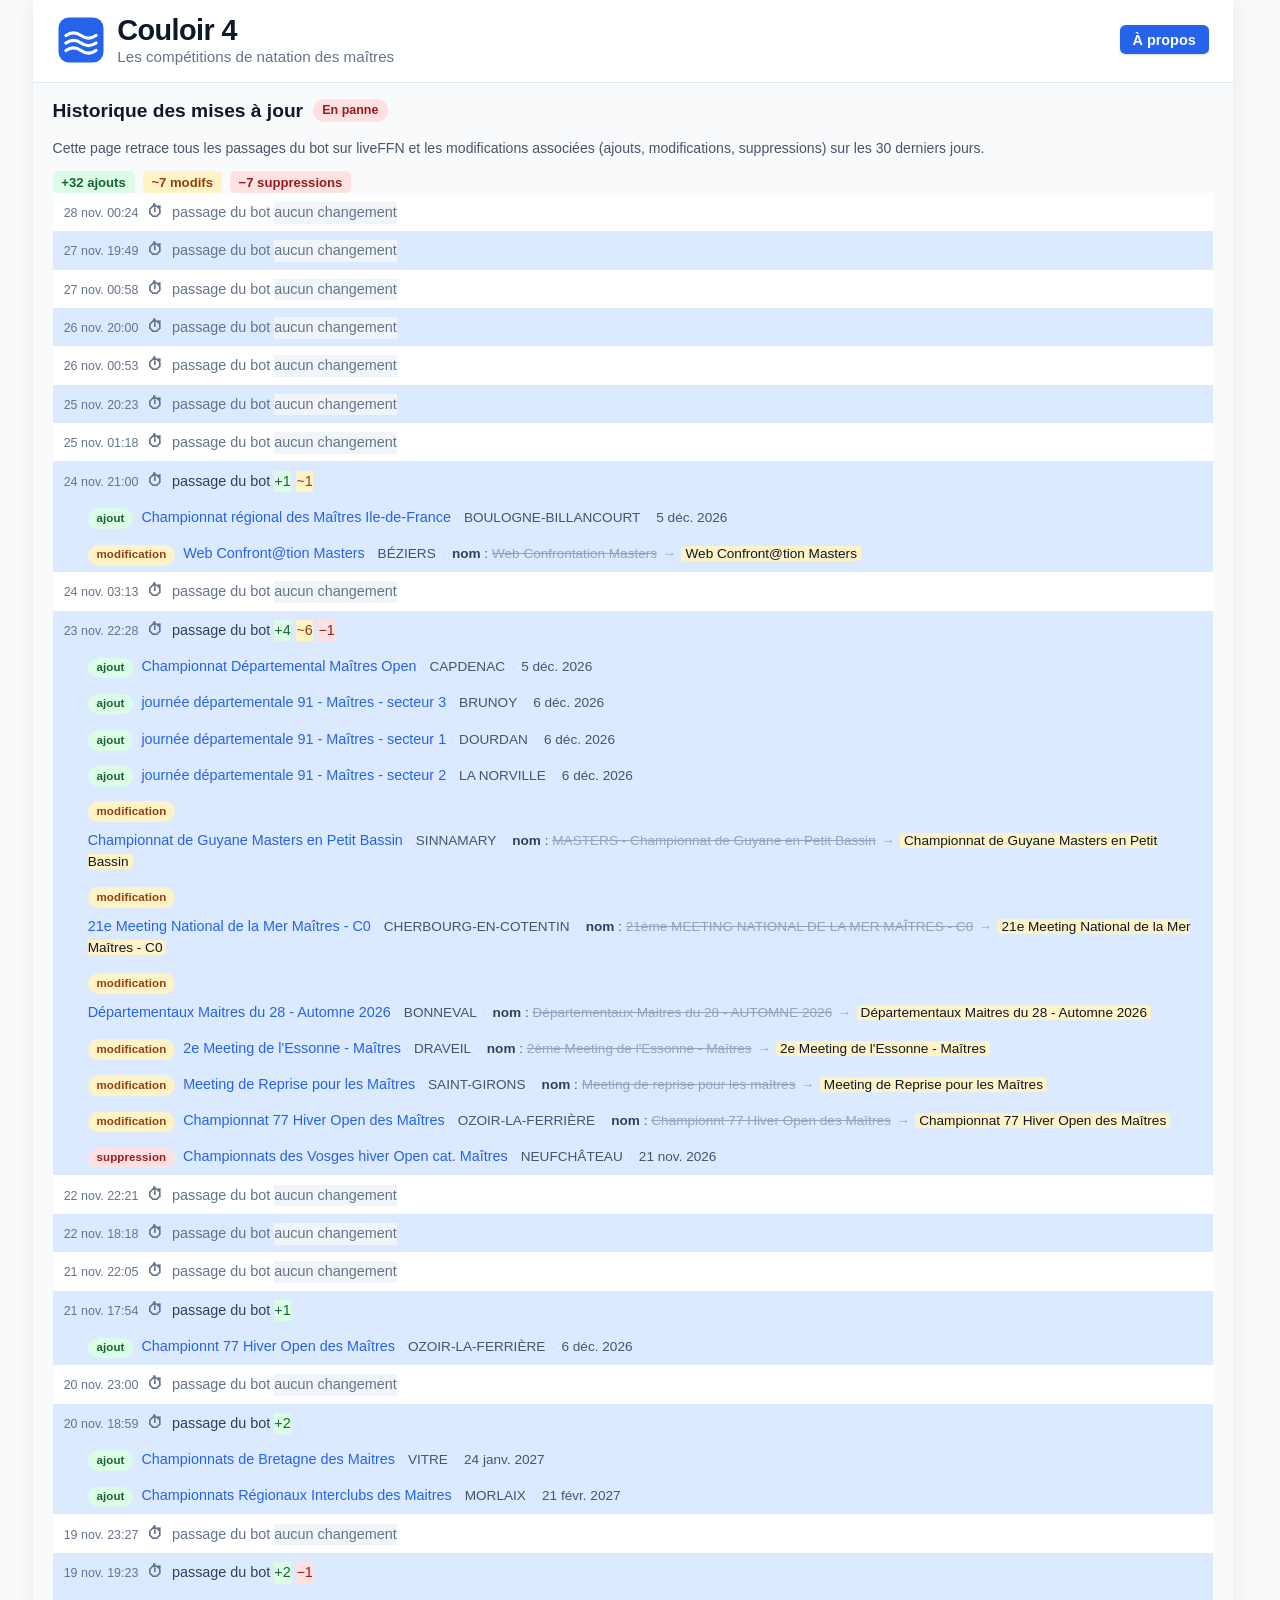
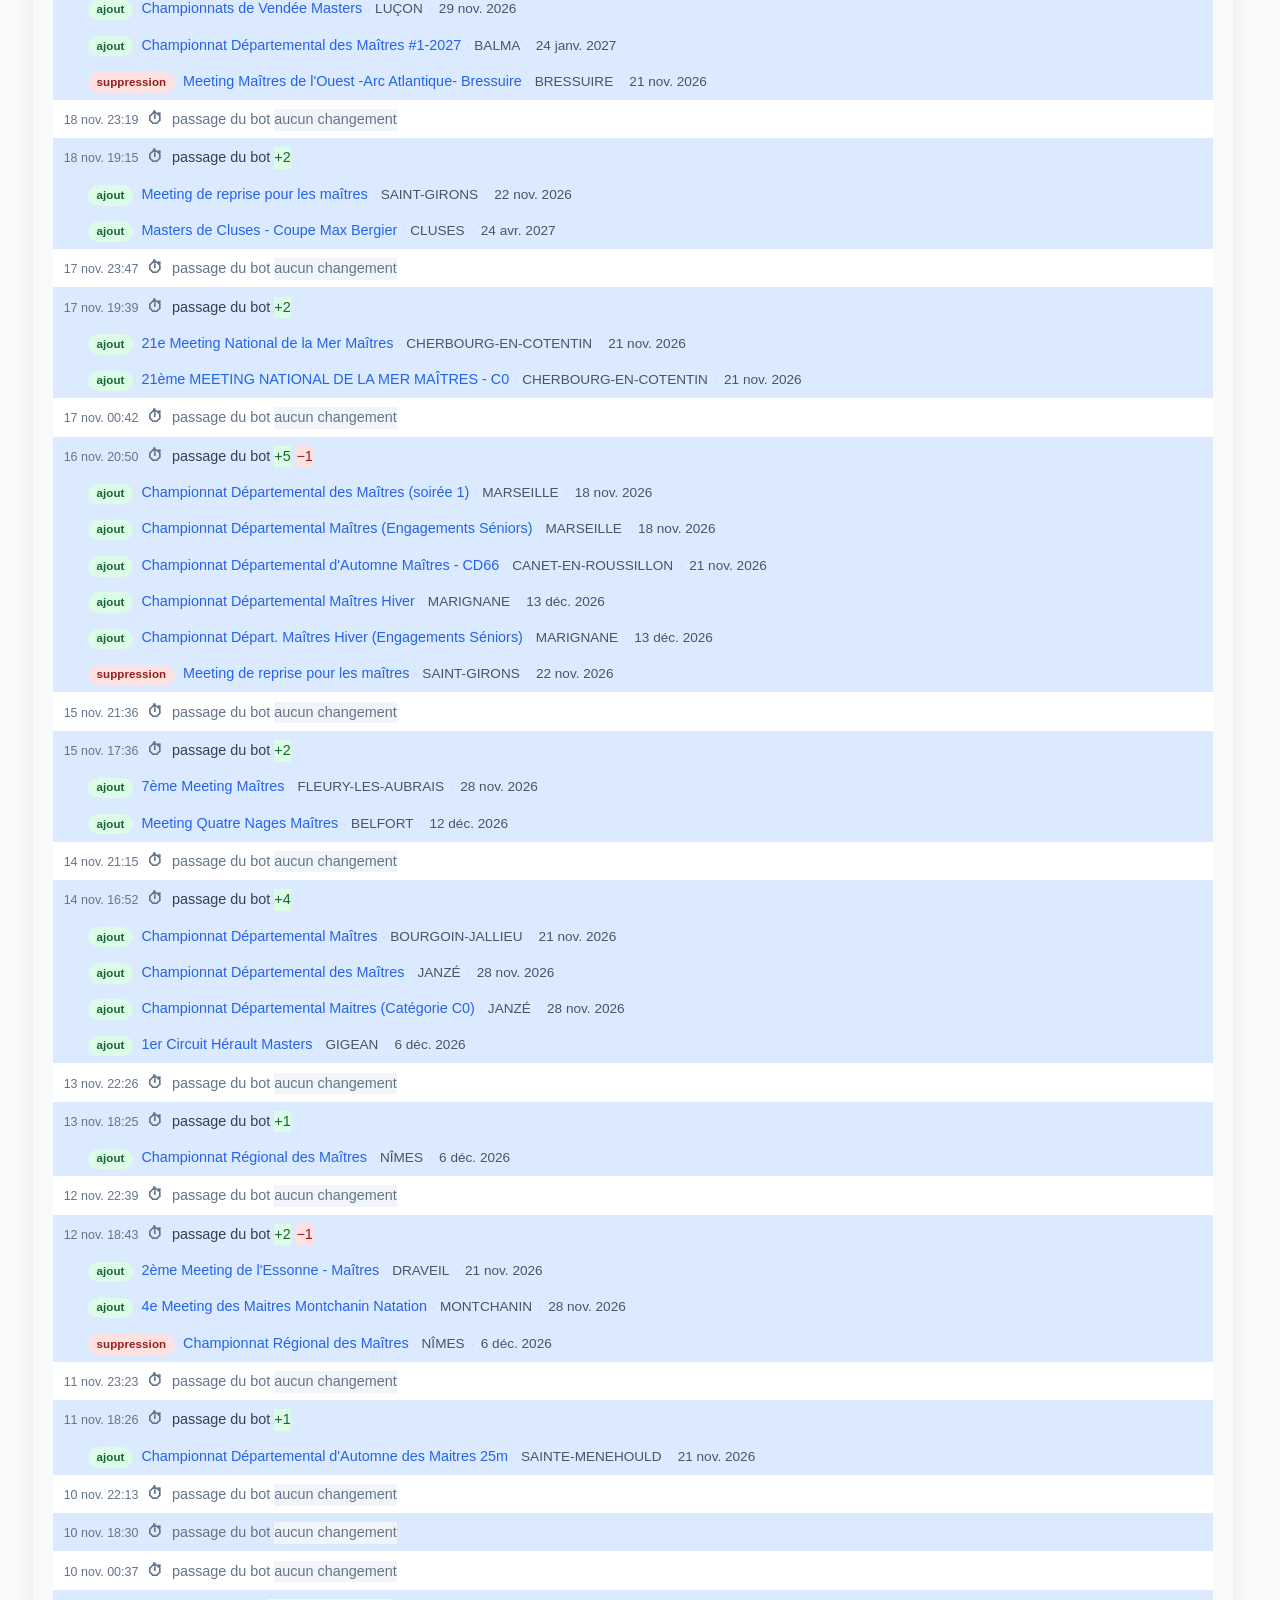
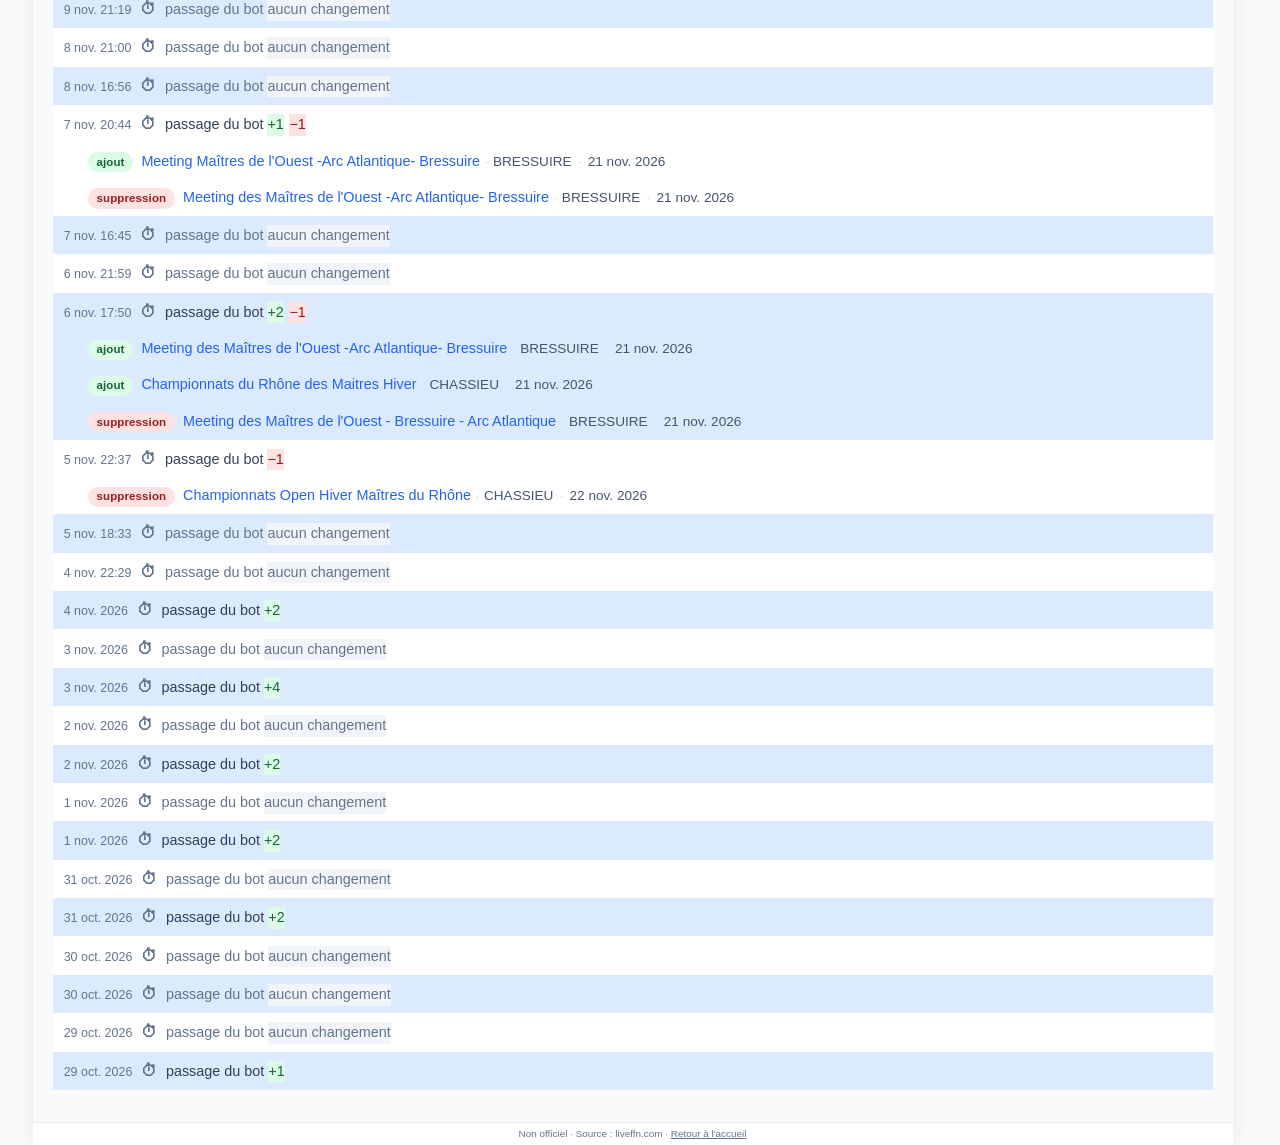
<file: statut.html>
<!DOCTYPE html>
<html lang="fr">
<head>
  <meta charset="UTF-8" />
  <meta name="viewport" content="width=device-width, initial-scale=1.0" />

  <meta http-equiv="Content-Security-Policy" content="default-src 'self'; script-src 'self' https://gc.zgo.at 'unsafe-inline'; style-src 'self' 'unsafe-inline'; img-src 'self' data:; connect-src 'self' https://couloir4.goatcounter.com; font-src 'self'; frame-ancestors 'none'; base-uri 'self'; form-action 'self'" />

  <title>Historique des mises à jour — Couloir 4</title>
  <meta name="description" content="Historique des mises à jour de Couloir 4 : compétitions ajoutées, modifiées et supprimées suite aux scrapings de liveFFN sur les 6 derniers mois." />
  <meta name="robots" content="index, follow" />
  <meta name="language" content="French" />
  <link rel="canonical" href="https://www.couloir4.fr/statut.html" />

  <link rel="icon" type="image/svg+xml" href="favicon.svg" />
  <link rel="apple-touch-icon" href="icons/apple-touch-icon.png" />
  <!-- Application installable (PWA) : manifeste + titre sous l'icône iOS -->
  <link rel="manifest" href="manifest.json" />
  <meta name="apple-mobile-web-app-title" content="Couloir 4" />

  <link rel="stylesheet" href="app.css" />
</head>
<body class="page-statut">
  <header>
    <div class="title-row">
      <a class="brand" href="./" aria-label="Couloir 4 — retour à l'accueil">
        <img src="favicon.svg" alt="" width="32" height="32" class="brand-logo" />
        <div class="brand-text">
          <h1>Couloir 4</h1>
          <p class="tagline">Les compétitions de natation des maîtres</p>
        </div>
      </a>
      <button type="button" id="infoBtn" class="info-btn" aria-label="À propos — informations sur les données" title="À propos">À propos</button>
    </div>
  </header>

  <div id="infoModal" class="modal" hidden aria-modal="true" role="dialog" aria-labelledby="modalTitle">
    <div class="modal-backdrop" id="modalBackdrop"></div>
    <div class="modal-content" role="document">
      <button type="button" class="modal-close" id="modalClose" aria-label="Fermer">✕</button>
      <h2 id="modalTitle" class="modal-title">À propos</h2>
      <p class="modal-p">
        <strong>Couloir 4</strong> recense les compétitions de natation maîtres en France sur une carte interactive. Les données proviennent de liveFFN.
      </p>
      <p class="modal-updated-line">Dernière mise à jour : <span id="modalUpdated">…</span>. <a href="statut.html" id="statusIcon" class="status-link"><svg viewBox="0 0 24 24" aria-hidden="true" fill="none" stroke="currentColor" stroke-width="2" stroke-linecap="round" stroke-linejoin="round"><circle cx="12" cy="12" r="9"/><polyline points="12,7 12,12 15,14"/></svg><span>Voir l'historique</span></a></p>
      <hr class="modal-sep">
      <p class="modal-author">Site développé par <strong>Benjamin Néel</strong></p>
      <div class="modal-socials">
        <a class="social-link social-instagram" href="https://www.instagram.com/benjamin.d.neel/" target="_blank" rel="noopener" aria-label="Instagram de Benjamin">
          <svg viewBox="0 0 24 24" aria-hidden="true"><rect x="2.5" y="2.5" width="19" height="19" rx="5.5" fill="none" stroke="currentColor" stroke-width="1.8"/><circle cx="12" cy="12" r="4.5" fill="none" stroke="currentColor" stroke-width="1.8"/><circle cx="17.5" cy="6.5" r="1.2" fill="currentColor"/></svg>
          <span>Instagram</span>
        </a>
        <a class="social-link social-linkedin" href="https://www.linkedin.com/in/benjaminneel/" target="_blank" rel="noopener" aria-label="LinkedIn de Benjamin">
          <svg viewBox="0 0 24 24" aria-hidden="true" fill="currentColor"><path d="M7 10.5h2.7v7.5H7v-7.5zm1.35-4.1a1.55 1.55 0 110 3.1 1.55 1.55 0 010-3.1zM11.3 10.5h2.6v1.05c.55-.9 1.55-1.25 2.55-1.25 2 0 2.85 1.15 2.85 3.35V18h-2.7v-3.9c0-1.05-.3-1.75-1.25-1.75s-1.35.75-1.35 1.75V18h-2.7v-7.5z"/></svg>
          <span>LinkedIn</span>
        </a>
      </div>
      <hr class="modal-sep">
      <p class="modal-p">
        Si une compétition n'apparaît pas sur <strong>Couloir 4</strong>, ce n'est pas un bug : c'est qu'elle n'est pas encore sur liveFFN.
      </p>
      <p class="modal-p">
        Si vous souhaitez faire apparaître une compétition sur <strong>Couloir 4</strong>, demandez à votre club de l'ajouter sur liveFFN et de mettre le mot « maîtres » dans le titre. Elle apparaîtra 24 h après sur <strong>Couloir 4</strong>.
      </p>
      <p class="modal-p">
        Si une compétition maîtres existe sur liveFFN mais pas sur <strong>Couloir 4</strong>, soit vous n'avez pas attendu 24 h, soit le mot « maîtres » ou « master » ne figure pas dans le titre sur liveFFN. Dans ce cas, envoyez-nous une demande via <a href="https://docs.google.com/forms/d/e/1FAIpQLSf6g021DXRIjD3V0xvkoZ9mtt02SCiwz91aicK6UGp37fEwQg/viewform" target="_blank" rel="noopener">ce formulaire</a>.
      </p>
      <hr class="modal-sep">
      <p class="modal-thanks">Merci à Thomas, Géraldine, Alexis, Geoffrey, Manue, Sophie, Amandine et Marie pour leurs idées et remarques.</p>
      <p class="modal-legal-link">
        <button type="button" class="legal-link-btn" id="openLegalBtn">Mentions légales</button>
      </p>
      <p class="modal-copyright">© 2026 Benjamin Néel · Publié sous licence MIT</p>
    </div>
  </div>

  <div id="legalModal" class="modal" hidden aria-modal="true" role="dialog" aria-labelledby="legalModalTitle">
    <div class="modal-backdrop" id="legalModalBackdrop"></div>
    <div class="modal-content" role="document">
      <button type="button" class="modal-close" id="legalModalClose" aria-label="Fermer">✕</button>
      <h2 id="legalModalTitle" class="modal-title">Mentions légales</h2>

      <p class="modal-p">
        <strong>Couloir 4</strong> est un service gratuit et libre d'accès, développé bénévolement pour la communauté des nageurs maîtres. Le code source est ouvert ; il est consultable et réutilisable sur <a href="https://github.com/bneel/master-map" target="_blank" rel="noopener">GitHub</a>.
      </p>

      <hr class="modal-sep">

      <h3 class="legal-h3">Éditeur</h3>
      <p class="modal-p">
        Benjamin Néel, à titre personnel et bénévole.<br>
        Contact via <a href="https://www.instagram.com/benjamin.d.neel/" target="_blank" rel="noopener">Instagram</a> ou <a href="https://www.linkedin.com/in/benjaminneel/" target="_blank" rel="noopener">LinkedIn</a>.
      </p>

      <h3 class="legal-h3">Hébergeur</h3>
      <p class="modal-p">
        GitHub, Inc. — 88 Colin P Kelly Jr St, San Francisco, CA 94107, USA.
      </p>

      <hr class="modal-sep">

      <h3 class="legal-h3">Données &amp; vie privée</h3>
      <p class="modal-p">
        Couloir 4 ne dépose <strong>aucun cookie</strong> et n'utilise <strong>aucun tracker publicitaire</strong>.
      </p>
      <p class="modal-p">
        <strong>Statistiques de fréquentation.</strong> Le site utilise GoatCounter (<code>couloir4.goatcounter.com</code>), un outil d'analyse sans cookie. Les données collectées sont anonymisées : page vue, référent, pays approximatif, type de navigateur. Aucune adresse IP ni identifiant personnel n'est conservé. Base légale : intérêt légitime (la CNIL exempte de consentement les outils de mesure d'audience non-traçants).
      </p>
      <p class="modal-p">
        <strong>Stockage local.</strong> Votre dernière position géographique, utilisée pour calculer les distances aux compétitions, est conservée uniquement dans votre navigateur via <code>localStorage</code> (clé <code>couloir4.userPos.v1</code>). Elle n'est jamais transmise à un serveur. Vous pouvez l'effacer à tout moment via les paramètres de votre navigateur.
      </p>
      <p class="modal-p">
        <strong>Vos droits.</strong> Aucune donnée personnelle n'étant collectée par l'éditeur, il n'y a pas de demande à formuler. Pour toute question, vous pouvez contacter l'éditeur via Instagram ou LinkedIn.
      </p>

      <hr class="modal-sep">

      <h3 class="legal-h3">Sources &amp; crédits</h3>
      <p class="modal-p">
        Les données de compétitions proviennent de <a href="https://liveffn.com" target="_blank" rel="noopener">liveFFN</a>, site de la Fédération Française de Natation. Couloir 4 est un projet <strong>indépendant et non-officiel</strong>, sans aucun lien avec la FFN.
      </p>
      <p class="modal-p">
        Cartographie : <a href="https://www.openstreetmap.org/copyright" target="_blank" rel="noopener">OpenStreetMap</a> (© contributeurs OSM), fond de carte <a href="https://carto.com/attributions" target="_blank" rel="noopener">CARTO</a>.
      </p>

      <hr class="modal-sep">

      <h3 class="legal-h3">Note aux administrateurs de liveFFN</h3>
      <p class="modal-p">
        Couloir 4 consulte liveFFN pour récupérer le calendrier des compétitions maîtres et les tailles de bassin. Le trafic est volontairement <strong>ultralight</strong> : 2 passages automatisés par jour (vers 11 h et 17 h, moins de 10 pages visitées à chaque passage).
      </p>
      <p class="modal-p">
        En cas de besoin, merci de me contacter via Instagram ou LinkedIn.
      </p>
    </div>
  </div>

  <main class="statut-main">
    <section class="statut-intro">
      <div class="statut-title-row">
        <h2 class="statut-title">Historique des mises à jour</h2>
        <span id="botStatus" class="bot-status" hidden></span>
      </div>
    </section>

    <div id="statutError" class="error" hidden></div>
    <div id="statutLoading" class="statut-loading">Chargement de l'historique…</div>

    <section class="statut-pane statut-pane-active">
      <p class="statut-pane-desc">Cette page retrace tous les passages du bot sur liveFFN et les modifications associées (ajouts, modifications, suppressions) sur les 30 derniers jours.</p>
      <div id="statutTotals" class="hist-totals" aria-label="Totaux"></div>
      <ol id="statutLines" class="hist-lines"></ol>
    </section>
  </main>

  <footer>
    Non officiel &middot; Source&nbsp;: liveffn.com &middot; <a href="./">Retour à l'accueil</a>
  </footer>

  <script src="statut.js"></script>
  <script data-goatcounter="https://couloir4.goatcounter.com/count"
          async src="//gc.zgo.at/count.js"></script>
</body>
</html>
</file>
<file: app.css>
* { box-sizing: border-box; }
html, body { margin: 0; padding: 0; height: 100%; }
/* Réserve la gouttière du scrollbar globalement (page principale + page
   Statut). La page principale n'affiche jamais de scrollbar (overflow:hidden),
   la page Statut en affiche une dès que le contenu dépasse — sans ce
   `scrollbar-gutter: stable`, la largeur effective diffère de ~17 px entre
   les deux, ce qui décale visuellement le bandeau. */
html { scrollbar-gutter: stable; }
body {
  font-family: -apple-system, BlinkMacSystemFont, "Segoe UI", sans-serif;
  background: #f8fafc;
  color: #0f172a;
  display: flex;
  flex-direction: column;
  /* Viewport exact, pas "au minimum" : pas de dépassement = pas de scroll body */
  height: 100%;
  height: 100dvh; /* mobile moderne : hauteur dynamique qui s'adapte à la barre d'adresse */
  overflow: hidden; /* interdit tout scroll global, le scroll vit dans les panes internes */
}

/* Header compact : titre en haut + 1 ligne de contrôles */
header {
  padding: 0.5rem 0.75rem;
  background: #fff;
  border-bottom: 1px solid #e2e8f0;
  flex-shrink: 0; /* pas de compression, hauteur naturelle */
}
.title-row {
  display: flex; align-items: center; gap: 0.6rem;
  margin-bottom: 0.45rem;
}
.brand {
  flex: 1; min-width: 0;
  display: flex; align-items: center; gap: 0.55rem;
  text-decoration: none; color: inherit;
}
.brand-logo {
  width: 2rem; height: 2rem; flex-shrink: 0;
  border-radius: 0.35rem;
}
.brand-text {
  flex: 1; min-width: 0;
  display: flex; flex-direction: column; gap: 0.05rem;
}
.title-row h1 {
  margin: 0; font-size: 1.15rem; font-weight: 800;
  line-height: 1.15;
  white-space: nowrap; overflow: hidden; text-overflow: ellipsis;
  color: #0f172a; letter-spacing: -0.01em;
}
.tagline {
  margin: 0; font-size: 0.72rem; color: #64748b; font-weight: 500;
  white-space: nowrap; overflow: hidden; text-overflow: ellipsis;
}

/* Bouton "À propos" dans le header
   Intentionnellement visible (emoji + texte) : c'était invisible en version "?". */
.info-btn {
  flex-shrink: 0;
  display: inline-flex; align-items: center; gap: 0.3rem;
  padding: 0.35rem 0.6rem;
  border: 0; border-radius: 0.35rem;
  background: #2563eb; color: #fff;
  font: inherit; font-weight: 600; font-size: 0.8rem;
  cursor: pointer; line-height: 1;
  box-shadow: 0 1px 2px rgba(0, 0, 0, 0.15);
  white-space: nowrap;
}
.info-btn:hover { background: #1d4ed8; }
.info-btn-icon { font-size: 0.95rem; line-height: 1; }

/* Modal "À propos" */
.modal[hidden] { display: none; }
.modal {
  position: fixed; inset: 0; z-index: 2000;
  display: flex; align-items: center; justify-content: center;
}
.modal-backdrop {
  position: absolute; inset: 0;
  background: rgba(15, 23, 42, 0.55);
}
.modal-content {
  position: relative;
  background: #fff; color: #0f172a;
  border-radius: 0.6rem;
  padding: 1.25rem 1.25rem 1rem;
  max-width: calc(100% - 2rem); width: 26rem;
  box-shadow: 0 10px 30px rgba(0, 0, 0, 0.25);
  max-height: calc(100vh - 2rem); overflow-y: auto;
}
.modal-close {
  position: absolute; top: 0.4rem; right: 0.5rem;
  width: 2rem; height: 2rem;
  border: 0; background: transparent;
  color: #64748b; font-size: 1.1rem; cursor: pointer;
  border-radius: 50%;
}
.modal-close:hover { background: #f1f5f9; color: #0f172a; }
.modal-title { margin: 0 1.5rem 0.5rem 0; font-size: 1.05rem; }
.modal-p {
  margin: 0 0 0.75rem;
  font-size: 0.9rem; line-height: 1.45;
  color: #334155;
}
.modal-p:first-of-type {
  font-size: 0.95rem; color: #0f172a;
}
.modal-p a { color: #2563eb; text-decoration: underline; }
.modal-updated-line {
  margin: 0.5rem 0 0;
  font-size: 0.8rem; line-height: 1.4;
  color: #64748b;
}
#modalUpdated { font-weight: 600; color: #16a34a; }
.modal-sep { border: 0; border-top: 1px solid #e2e8f0; margin: 0.75rem 0; }
/* Ligne "Site développé par …" + icônes réseaux */
.modal-author {
  margin: 0 0 0.5rem; font-size: 1rem; color: #0f172a;
}
.modal-author strong { color: #0f172a; }
.modal-socials { display: flex; gap: 0.8rem; flex-wrap: wrap; margin-top: 0.25rem; }
.social-link {
  display: inline-flex; align-items: center; gap: 0.5rem;
  padding: 0.6rem 0.9rem;
  border-radius: 0.5rem;
  text-decoration: none; font-weight: 600; font-size: 1rem;
  border: 1px solid transparent;
  transition: transform 0.1s ease;
}
.social-link:hover { transform: translateY(-1px); }
.social-link svg { width: 1.75rem; height: 1.75rem; flex-shrink: 0; }
.social-instagram {
  background: linear-gradient(45deg, #f9ce34, #ee2a7b, #6228d7);
  color: #fff;
}
.social-instagram:hover { filter: brightness(1.08); }
.social-linkedin {
  background: #0a66c2; color: #fff;
}
.social-linkedin:hover { background: #084c94; }

/* Bannière d'erreur de chargement (insérée dynamiquement en haut du body) */
.load-error-banner {
  background: #fee2e2; color: #991b1b;
  padding: 0.6rem 1rem;
  font-size: 0.85rem; font-weight: 600;
  text-align: center;
  border-bottom: 1px solid #fca5a5;
  flex-shrink: 0;
}

.modal-admin-note {
  margin: 0.9rem 0 0;
  font-size: 0.72rem;
  font-style: italic;
  color: #0f172a;
  line-height: 1.35;
}
.modal-copyright {
  margin: 1rem 0 0;
  padding-top: 0.75rem;
  border-top: 1px solid #e2e8f0;
  text-align: center;
  font-size: 0.7rem;
  color: #64748b;
}

.modal-thanks {
  margin: 0.6rem 0 0;
  font-size: 0.92rem;
  font-style: italic;
  color: #475569;
  text-align: center;
  line-height: 1.4;
}
.modal-legal-link {
  margin: 0.9rem 0 0;
  text-align: center;
}
.legal-link-btn {
  background: none; border: 0; padding: 0;
  color: #2563eb; text-decoration: underline;
  font: inherit; font-size: 0.8rem; cursor: pointer;
}
.legal-link-btn:hover { color: #1d4ed8; }

.legal-h3 {
  margin: 0.9rem 0 0.4rem;
  font-size: 0.9rem;
  color: #0f172a;
}
.legal-h3:first-of-type { margin-top: 0; }
#legalModal code {
  font-size: 0.78rem;
  background: #f1f5f9;
  padding: 0.05rem 0.3rem;
  border-radius: 0.2rem;
}

.controls-row {
  display: flex; align-items: center; gap: 0.4rem;
}

/* Ligne filtre bassin + bouton reload à droite */
.bassin-row {
  display: flex; align-items: center; gap: 0.35rem;
  margin-top: 0.45rem;
}
.bassin-filter {
  display: flex; align-items: center; gap: 0.35rem;
  flex: 1; min-width: 0; flex-wrap: wrap;
}
.bassin-pill {
  font: inherit; font-size: 0.8rem; font-weight: 600;
  padding: 0.25rem 0.65rem;
  border: 1px solid #cbd5e1; border-radius: 999px;
  background: #fff; color: #475569; cursor: pointer;
  line-height: 1.3;
}
.bassin-pill:hover { background: #f1f5f9; }
.bassin-pill.active {
  background: #2563eb; color: #fff; border-color: #2563eb;
}

/* Bouton reload (alignement à droite, aligné visuellement avec .pos-btn au-dessus) */
.reload-btn {
  flex-shrink: 0;
  width: 2rem; height: 2rem;
  border: 1px solid #cbd5e1; border-radius: 0.35rem;
  background: #fff; color: #0f172a;
  font: inherit; font-size: 1.1rem; font-weight: 700;
  cursor: pointer;
  display: inline-flex; align-items: center; justify-content: center;
  line-height: 1;
}
.reload-btn:hover { background: #f1f5f9; }
.controls-row .search { flex: 1; min-width: 0; }
.horizon-select {
  font: inherit; font-size: 0.8rem; font-weight: 600;
  padding: 0.35rem 0.5rem;
  border: 1px solid #cbd5e1; border-radius: 0.35rem;
  background: #fff; color: #0f172a; cursor: pointer;
  flex-shrink: 0; max-width: 38%;
}
.horizon-select:focus { outline: 2px solid #2563eb; outline-offset: 1px; }

/* Bouton "Ma position" (header) */
.pos-btn {
  flex-shrink: 0;
  display: inline-flex; align-items: center; gap: 0.3rem;
  padding: 0.35rem 0.55rem;
  font: inherit; font-size: 0.8rem; font-weight: 600;
  border: 1px solid #cbd5e1; border-radius: 0.35rem;
  background: #fff; color: #0f172a; cursor: pointer;
  line-height: 1;
}
.pos-btn:hover { background: #f1f5f9; }
.pos-btn-label { white-space: nowrap; }
/* Sur mobile étroit, on masque le texte pour économiser la place */
@media (max-width: 560px) {
  .pos-btn-label { display: none; }
  .pos-btn { padding: 0.4rem; }
}

/* Mobile/tablet : pinch + double-tap suffisent, on cache les boutons zoom
   Leaflet pour libérer le coin haut-gauche (sinon le prompt position chevauche). */
@media (max-width: 959px) {
  .leaflet-control-zoom { display: none; }
}


/* Recherche */
.search {
  font: inherit; font-size: 0.85rem;
  padding: 0.35rem 0.55rem;
  border: 1px solid #cbd5e1; border-radius: 0.35rem;
  background: #fff; color: #0f172a;
}
.search:focus { outline: 2px solid #2563eb; outline-offset: 1px; }

/* Tabs Carte/Liste — style "segmented control" plus affirmé */
.tabs {
  display: flex;
  gap: 0.4rem;
  padding: 0.35rem 0.75rem;
  background: #fff;
  border-bottom: 1px solid #e2e8f0;
  flex-shrink: 0;
}
.tab {
  flex: 1;
  padding: 0.4rem 0.75rem;
  border: 1px solid #cbd5e1;
  border-radius: 0.45rem;
  background: #f8fafc;
  color: #475569;
  font: inherit; font-size: 0.95rem; font-weight: 600;
  cursor: pointer;
  display: inline-flex; align-items: center; justify-content: center; gap: 0.5rem;
  transition: background 0.15s ease, color 0.15s ease, border-color 0.15s ease, box-shadow 0.15s ease;
}
.tab:hover { background: #e2e8f0; }
.tab.active {
  background: #2563eb;
  color: #fff;
  border-color: #2563eb;
  box-shadow: 0 2px 6px rgba(37, 99, 235, 0.28);
}
.tab-icon { width: 1.1rem; height: 1.1rem; flex-shrink: 0; }

/* Pastille ronde bleue réutilisée pour afficher un compteur (tabs + toolbar liste) */
.count-pill {
  flex: 0 0 auto;
  min-width: 2.1rem; height: 2.1rem;
  padding: 0 0.5rem;
  border-radius: 999px;
  background: #2563eb; color: #fff;
  font-size: 0.85rem; font-weight: 700; line-height: 1;
  display: inline-flex; align-items: center; justify-content: center;
}
.count-pill:empty { display: none; }

/* Layout
   Mobile : le pane actif remplit toute la hauteur restante de <main>
   via flex:1. On évite les hauteurs fixes (60vh/40vh) qui tronquaient
   la liste en-dessous de 40 % du viewport. */
main { flex: 1; display: flex; position: relative; min-height: 0; }
.pane { display: none; flex: 1; min-height: 0; overflow: hidden; position: relative; }
.pane.active { display: flex; flex-direction: column; }
#map { flex: 1; width: 100%; min-height: 0; }

/* Légende carte */
.legend {
  position: absolute; bottom: 0.5rem; left: 0.5rem; z-index: 500;
  background: rgba(255, 255, 255, 0.92);
  border: 1px solid #e2e8f0; border-radius: 0.4rem;
  padding: 0.4rem 0.5rem;
  display: flex; flex-wrap: wrap; gap: 0.25rem 0.6rem;
  font-size: 0.7rem; color: #334155;
  box-shadow: 0 1px 4px rgba(0, 0, 0, 0.08);
  max-width: calc(100% - 1rem);
}
.legend-item { display: inline-flex; align-items: center; gap: 0.25rem; }
.legend .badge {
  width: 1.1rem; height: 1.1rem; font-size: 0.65rem;
}
.legend[hidden] { display: none; }
.legend-close {
  border: 0; background: transparent;
  color: #64748b; font-size: 0.85rem; line-height: 1;
  padding: 0 0.15rem; margin-left: 0.2rem;
  cursor: pointer; border-radius: 0.2rem;
}
.legend-close:hover { background: #f1f5f9; color: #0f172a; }

/* Liste */
.list-toolbar {
  display: flex; align-items: center; justify-content: space-between;
  flex-direction: row-reverse;
  padding: 0.5rem 1rem; background: #fff;
  border-bottom: 1px solid #e2e8f0;
  flex-shrink: 0;
}
.list-count {
  display: inline-flex; align-items: center; gap: 0.4rem;
  font-size: 0.75rem; color: #64748b;
}
.list-count-text { color: #2563eb; font-weight: 600; }
.sort-group { display: inline-flex; border: 1px solid #cbd5e1; border-radius: 0.35rem; overflow: hidden; }
.sort-btn {
  font: inherit; font-size: 0.8rem; font-weight: 500;
  padding: 0.35rem 0.7rem; border: 0; background: #fff; color: #475569; cursor: pointer;
  border-right: 1px solid #cbd5e1;
}
.sort-btn:last-child { border-right: 0; }
.sort-btn:hover { background: #f1f5f9; }
.sort-btn.active { background: #2563eb; color: #fff; font-weight: 600; }

#list {
  list-style: none; margin: 0; padding: 0;
  flex: 1; min-height: 0; overflow-y: auto;
  -webkit-overflow-scrolling: touch;
}
#list li {
  display: flex; gap: 0.6rem; padding: 0.7rem 1rem;
  border-bottom: 1px solid #e2e8f0; cursor: pointer; background: #fff;
}
#list li:hover, #list li:active { background: #f1f5f9; }
#list li.past { opacity: 0.55; }
#list li.past .name { text-decoration: line-through; text-decoration-color: #94a3b8; }
#list .info { flex: 1; min-width: 0; }
#list .name { font-weight: 600; font-size: 0.95rem; margin: 0 0 0.15rem; }
#list .meta {
  font-size: 0.8rem; color: #475569; margin: 0;
  display: flex; flex-wrap: wrap; align-items: center; gap: 0.35rem;
}
#list .meta-text { min-width: 0; }

/* Pin rouge + distance (même emoji que le marqueur "Ma position") */
.distance-pin {
  display: inline-flex; align-items: center; gap: 0.15rem;
  font-weight: 600; color: #334155;
  white-space: nowrap;
}
.distance-pin-ico { font-size: 0.95rem; line-height: 1; }

/* La pastille bassin, réutilisée du popup, reste visuellement homogène
   entre la carte et la liste. */
#list .bassin-tag { font-size: 0.68rem; }

/* Items "Habituelles" (compétitions récurrentes prédites, pas encore sur liveffn).
   Fond orange pâle pour différencier visuellement, curseur par défaut (pas
   de clic actif puisque pas d'ID liveffn vers où aller). */
#list li.habituelle-item {
  background: #fff7ed; border-left: 3px solid #f97316;
  cursor: default;
}
#list li.habituelle-item:hover, #list li.habituelle-item:active {
  background: #fed7aa;
}
.habituelle-lieu-tbd {
  font-style: italic; color: #9a3412;
}
.habituelle-note {
  font-size: 0.72rem; color: #9a3412; margin: 0.3rem 0 0;
  font-style: italic;
}
.habituelle-recent {
  font-size: 0.72rem; color: #475569; margin: 0.25rem 0 0;
}

/* Mode "Habituelles" : carte affichée (ville-centrées + centroïdes pour
   tournantes R/D, CF en Lapinland). Filtre bassin et tri date/distance
   conservés. */

/* En-tête explicatif au-dessus de chaque liste — texte centré, neutre.
   Sert pour À venir / Passées / Saison / Habituelles. */
.list-info-header {
  text-align: center;
  padding: 0.7rem 1rem;
  font-size: 0.78rem; color: #475569;
  border-bottom: 1px solid #e2e8f0;
  background: #f8fafc;
}
.list-info-header strong { color: #0f172a; }
/* Variante orange pour le mode Habituelles */
.list-info-header.habituelles-variant {
  background: #fff7ed; color: #9a3412;
  border-left: 3px solid #f97316;
}
.list-info-header.habituelles-variant strong { color: #7c2d12; }

/* Marqueur orange pour les "habituelles" sur la carte */
.marker-pill.marker-habituelle {
  background: #f97316; border-color: #fff;
  color: #fff;
}

/* Badges de niveau
   Hiérarchie visuelle :
   - F (Championnat de France maîtres) : rouge vif, le plus fort
   - I (International) : bordeaux, distinct du rouge CdF
   - N, Z, R, D : orange, jaune, bleu, gris */
.badge {
  display: inline-flex; align-items: center; justify-content: center;
  width: 1.7rem; height: 1.7rem; border-radius: 50%;
  color: #fff; font-weight: 700; font-size: 0.8rem; flex-shrink: 0;
}
.badge-F { background: #7c3aed; }
.badge-I { background: #7C2D12; }
.badge-N { background: #EA580C; }
.badge-Z { background: #CA8A04; }
.badge-R { background: #2563EB; }
.badge-D { background: #64748B; }

/* Marqueurs (divIcon) */
.marker-wrapper { background: transparent; border: 0; }
.marker-pill {
  border-radius: 50%;
  border-style: solid; border-color: #fff;
  display: flex; align-items: center; justify-content: center;
  color: #fff; font-weight: 700; font-size: 0.8rem;
  box-shadow: 0 1px 3px rgba(0, 0, 0, 0.25);
  box-sizing: border-box;
}
.marker-pill.past { opacity: 0.5; }

/* Marqueur de position utilisateur (emoji) — cliquable pour redéfinir */
.marker-user {
  font-size: 1.6rem; line-height: 1;
  text-shadow: 0 1px 2px rgba(0, 0, 0, 0.4);
}
.marker-user.clickable { cursor: pointer; }

/* Tooltip permanent "Ma position" à côté du marqueur (cliquable aussi) */
.leaflet-tooltip.user-tooltip {
  background: #0f172a; color: #fff;
  border: 0; border-radius: 0.3rem;
  padding: 0.2rem 0.5rem;
  font-size: 0.75rem; font-weight: 600;
  box-shadow: 0 1px 3px rgba(0, 0, 0, 0.3);
  cursor: pointer;
}
.leaflet-tooltip.user-tooltip::before { display: none; }

/* Prompt de localisation (par-dessus la carte) */
.location-prompt {
  position: absolute; top: 0.75rem; left: 50%;
  transform: translateX(-50%);
  z-index: 550;
  background: #fff; border: 1px solid #e2e8f0;
  border-radius: 0.5rem; padding: 0.75rem 1rem;
  box-shadow: 0 4px 12px rgba(0, 0, 0, 0.15);
  max-width: calc(100% - 1.5rem); width: 22rem;
}
.location-prompt p { margin: 0 0 0.6rem; font-size: 0.85rem; color: #0f172a; }
.location-prompt-actions {
  display: flex; flex-direction: column;
  gap: 0.4rem; align-items: center;
}
.btn-primary, .btn-secondary, .btn-link {
  font: inherit; font-size: 0.8rem; font-weight: 600;
  padding: 0.4rem 0.7rem; border-radius: 0.35rem; cursor: pointer;
  border: 1px solid transparent;
}
.btn-primary { background: #2563eb; color: #fff; }
.btn-primary:hover { background: #1d4ed8; }
.btn-secondary {
  background: #fff; color: #0f172a; border-color: #cbd5e1;
}
.btn-secondary:hover { background: #f1f5f9; }
.btn-link {
  background: transparent; color: #64748b; border-color: transparent;
  text-decoration: underline;
}
.btn-link:hover { color: #0f172a; }

/* Mode sélection de position : overlay + curseur crosshair */
#map.picking { cursor: crosshair; }
.map-pick-overlay {
  position: absolute; bottom: 0.5rem; left: 50%;
  transform: translateX(-50%);
  z-index: 500;
  background: #0f172a; color: #fff;
  padding: 0.45rem 0.8rem;
  border-radius: 0.35rem;
  font-size: 0.85rem; font-weight: 600;
  box-shadow: 0 2px 6px rgba(0, 0, 0, 0.3);
  pointer-events: none;
}

/* Popup multi-compétitions */
.popup-group { min-width: 220px; max-width: 300px; }
.popup-head {
  display: flex; align-items: center; justify-content: space-between;
  gap: 0.5rem; flex-wrap: wrap;
  padding-bottom: 0.35rem; margin-bottom: 0.4rem;
  border-bottom: 1px solid #e2e8f0;
}
.popup-head-main {
  display: inline-flex; align-items: center; gap: 0.4rem; flex-wrap: wrap;
}
.popup-head strong { font-size: 0.95rem; color: #0f172a; }
.count-badge {
  display: inline-block;
  padding: 0.05rem 0.35rem;
  background: #e2e8f0; color: #475569;
  border-radius: 0.25rem;
  font-size: 0.7rem; font-weight: 600;
}
.popup-item {
  padding: 0.35rem 0;
  border-bottom: 1px dashed #e2e8f0;
}
.popup-item:last-child { border-bottom: 0; }
.popup-item .item-tags {
  margin-bottom: 0.2rem; display: flex; gap: 0.3rem; flex-wrap: wrap;
}
.popup-item .item-title {
  font-weight: 600; font-size: 0.85rem; margin-bottom: 0.15rem;
  color: #0f172a;
}
.popup-item .item-meta {
  font-size: 0.75rem; color: #475569; margin-bottom: 0.25rem;
}
.popup-item .item-link {
  display: inline-block; color: #2563eb; text-decoration: none;
  font-size: 0.8rem;
}
.popup-item .item-link:hover { text-decoration: underline; }

/* Badges dans la popup */
.champ-france, .past-tag, .bassin-tag {
  display: inline-flex;
  align-items: center; justify-content: center;
  padding: 0.2rem 0.45rem;
  font-size: 0.65rem; font-weight: 700;
  color: #fff; border-radius: 0.25rem;
  line-height: 1;
  letter-spacing: 0.03em;
  text-indent: 0.03em; /* compense le letter-spacing final pour centrer visuellement */
}
.champ-france { background: #7c3aed; }
.past-tag     { background: #94a3b8; }
.bassin-tag   { background: #0ea5e9; }

/* États */
.error {
  padding: 1.5rem 1rem; text-align: center; color: #b91c1c;
  font-size: 0.9rem;
}
#list li.empty, #list li.search-hint {
  display: block;
  padding: 1.5rem 1rem; text-align: center; color: #475569; font-size: 0.9rem;
  cursor: default; background: #fff;
}
#list li.empty:hover, #list li.search-hint:hover { background: #fff; }
#list li.search-hint { border-top: 2px dashed #e2e8f0; }
.empty-msg-1 { margin: 0 0 0.75rem; }
.empty-msg-2 { margin: 0 0 1rem; font-weight: 700; font-size: 1.02rem; color: #0f172a; }
.empty-info-btn { margin: 0 auto; display: inline-block; }

/* Footer compact — tient sur 1 ligne jusque ~320px */
footer {
  padding: 0.35rem 0.6rem;
  font-size: 0.62rem;
  color: #64748b;
  text-align: center;
  background: #fff;
  border-top: 1px solid #e2e8f0;
  flex-shrink: 0;
  white-space: nowrap;
  overflow: hidden;
  text-overflow: ellipsis;
}

/* Desktop : les deux panes côte-à-côte + titre plus généreux */
@media (min-width: 960px) {
  .tabs { display: none; }
  main { flex-direction: row; }
  .pane { display: flex !important; flex-direction: column; }
  .pane-map { flex: 0 0 60%; }
  .pane-list { flex: 0 0 40%; }

  header { padding: 0.9rem 1.5rem 0.6rem; }
  .title-row h1 { font-size: 1.8rem; letter-spacing: -0.02em; }
  .tagline { font-size: 0.95rem; }
  .info-btn { font-size: 0.9rem; padding: 0.45rem 0.8rem; }
  .brand { gap: 0.8rem; }
  .brand-logo { width: 3rem; height: 3rem; border-radius: 0.5rem; }
}

/* Très grand écran : limite la largeur du layout pour rester lisible. */
@media (min-width: 1200px) {
  body {
    max-width: 1200px;
    margin: 0 auto;
    box-shadow: 0 0 20px rgba(0, 0, 0, 0.08);
  }
}

/* Distinction visuelle liste vs filtres/onglets (mobile + desktop) */
.pane-list { background: #eff6ff; }
.list-toolbar { background: transparent; border-bottom: 1px solid #bfdbfe; }
#list li { background: transparent; border-bottom: 1px solid #bfdbfe; }
#list li:hover, #list li:active { background: #dbeafe; }

/* Lien "Voir l'historique" dans la modale À propos, après la ligne
   "Dernière mise à jour : ...". Icône horloge inline + texte. La couleur
   de l'icône évolue selon l'âge du dernier passage du bot
   (classes posées par JS : fresh / warn / stale). */
.status-link {
  display: inline-flex;
  align-items: center;
  gap: 0.25rem;
  margin-left: 0.3rem;
  text-decoration: none;
  color: #2563eb;
  font-weight: 600;
  white-space: nowrap;
}
.status-link span { text-decoration: underline; }
.status-link:hover span { color: #1d4ed8; }
.status-link svg {
  width: 0.95em; height: 0.95em;
  flex-shrink: 0;
  color: #64748b;
}
.status-link.fresh svg { color: #16a34a; }
.status-link.warn  svg { color: #ea580c; }
.status-link.stale svg { color: #dc2626; }

/* --- Page Statut (statut.html) — timeline plate --- */
/* Override le overflow:hidden global du body : la page Statut est une page
   "documentaire" classique qui doit pouvoir scroller. */
html:has(body.page-statut),
body.page-statut {
  height: auto;
  min-height: 100%;
  overflow: visible;
}
/* Réserve la gouttière du scrollbar en permanence, pour que la page ne
   rétrécisse pas quand on bascule sur un onglet plus court (sans scroll). */
html:has(body.page-statut) {
  scrollbar-gutter: stable;
}
/* Override des règles `main { display:flex; flex:1; flex-direction:row; }`
   héritées de la page principale : sur statut.html on veut un layout
   document classique (block) où les sections s'empilent verticalement.
   `width: 100%` est explicite pour neutraliser tout `flex` parent qui
   ferait dimensionner le main au contenu (cause d'écart de largeur entre
   onglets : si un pane est plus court, le main rétrécit). */
body.page-statut main.statut-main {
  display: block;
  flex: none;
  width: 100%;
}
.statut-main {
  padding: 1rem 1.25rem 2rem;
}
.statut-intro { margin-bottom: 1rem; }
.statut-title-row {
  display: flex;
  align-items: center;
  gap: 0.6rem;
  flex-wrap: wrap;
}
.statut-title {
  margin: 0 0 0.4rem;
  font-size: 1.2rem;
  color: #0f172a;
}
.statut-title-row .statut-title { margin: 0; }
.bot-status {
  display: inline-block;
  padding: 0.18rem 0.6rem;
  border-radius: 999px;
  font-size: 0.78rem;
  font-weight: 600;
  line-height: 1.4;
  white-space: nowrap;
}
.bot-status.fresh { background: #dcfce7; color: #166534; }
.bot-status.warn  { background: #fef3c7; color: #92400e; }
.bot-status.stale { background: #fee2e2; color: #991b1b; }
.statut-desc {
  margin: 0 0 0.75rem;
  font-size: 0.9rem;
  line-height: 1.5;
  color: #334155;
}
.statut-tabs {
  display: flex;
  gap: 0;
  border-bottom: 1px solid #e2e8f0;
  margin: 1rem 0 0.75rem;
}
.statut-tab {
  flex: 1 1 0;
  background: none;
  border: 0;
  border-bottom: 2px solid transparent;
  padding: 0.55rem 1rem;
  font: inherit;
  font-size: 0.9rem;
  font-weight: 600;
  color: #64748b;
  cursor: pointer;
  margin-bottom: -1px;
  text-align: center;
}
.statut-tab:hover { color: #0f172a; }
.statut-tab.active {
  color: #2563eb;
  border-bottom-color: #2563eb;
}
.statut-pane[hidden] { display: none; }
.statut-pane-desc {
  margin: 0 0 0.75rem;
  font-size: 0.88rem;
  color: #475569;
  line-height: 1.5;
}
.recent-list {
  list-style: none;
  margin: 0;
  padding: 0;
  display: flex;
  flex-direction: column;
  gap: 0.2rem;
}
.recent-item {
  display: flex;
  flex-wrap: wrap;
  align-items: baseline;
  gap: 0.6rem;
  padding: 0.3rem 0;
  font-size: 0.88rem;
  border-bottom: 1px solid #f1f5f9;
}
.recent-item:last-child { border-bottom: 0; }
.recent-stamp {
  font-variant-numeric: tabular-nums;
  color: #475569;
  font-weight: 500;
  white-space: nowrap;
}
.recent-summary {
  display: inline-flex;
  flex-wrap: wrap;
  gap: 0.3rem;
  align-items: baseline;
  font-size: 0.82rem;
  font-weight: 600;
}
.recent-summary > span {
  padding: 0.05rem 0.4rem;
  border-radius: 0.25rem;
}
.recent-zero {
  background: #f1f5f9;
  color: #64748b;
  font-weight: 500;
}
.hist-totals {
  display: flex;
  flex-wrap: wrap;
  gap: 0.5rem;
  font-size: 0.82rem;
  font-weight: 600;
}
.hist-totals > span {
  padding: 0.2rem 0.55rem;
  border-radius: 0.3rem;
}
.hist-total-added   { background: #dcfce7; color: #166534; }
.hist-total-updated { background: #fef3c7; color: #92400e; }
.hist-total-removed { background: #fee2e2; color: #991b1b; }
.statut-loading {
  text-align: center;
  color: #64748b;
  font-size: 0.9rem;
  padding: 2rem 0;
}
.hist-empty {
  list-style: none;
  background: #f1f5f9;
  border-radius: 0.4rem;
  padding: 0.9rem 1rem;
  color: #334155;
  font-size: 0.9rem;
  line-height: 1.5;
  text-align: center;
}
.hist-lines {
  list-style: none;
  margin: 0;
  padding: 0;
}
.hist-line {
  display: flex;
  flex-wrap: wrap;
  align-items: baseline;
  gap: 0.5rem;
  padding: 0.45rem 0.7rem 0.45rem 2.2rem;
  font-size: 0.9rem;
  line-height: 1.5;
}
.hist-run {
  display: flex;
  flex-wrap: wrap;
  align-items: baseline;
  gap: 0.5rem;
  padding: 0.45rem 0.7rem;
  font-size: 0.9rem;
  line-height: 1.5;
}
.hist-run .hist-marker { color: #64748b; }
.hist-run-noop { color: #64748b; }
.hist-run-noop .hist-run-label { color: #64748b; }
.hist-run-label { color: #334155; font-weight: 500; }
.hist-run-summary { display: inline-flex; gap: 0.35rem; align-items: baseline; }
/* Zébrure par groupe : un groupe = un passage du bot + ses modifs intercalées.
   Couleur reprise du fond de la liste principale (.pane-list). */
.hist-g-even { background: #ffffff; }
.hist-g-odd  { background: #dbeafe; }
.hist-stamp {
  font-variant-numeric: tabular-nums;
  font-size: 0.78rem;
  color: #64748b;
  white-space: nowrap;
  flex-shrink: 0;
}
.hist-marker {
  font-weight: 700;
  font-size: 1rem;
  width: 1.1rem;
  text-align: center;
  flex-shrink: 0;
}
.hist-badge {
  display: inline-block;
  flex-shrink: 0;
  padding: 0.1rem 0.55rem;
  border-radius: 999px;
  font-size: 0.72rem;
  font-weight: 600;
  letter-spacing: 0.01em;
  white-space: nowrap;
  text-transform: lowercase;
}
.hist-badge-added   { background: #dcfce7; color: #166534; }
.hist-badge-updated { background: #fef3c7; color: #92400e; }
.hist-badge-removed { background: #fee2e2; color: #991b1b; }
/* hist-content : prend toute la largeur restante, ses enfants wrappent
   sur la même ligne (titre + meta) au lieu d'être empilés à droite. */
.hist-content {
  flex: 1 1 auto;
  min-width: 0;
  display: inline;
}
.hist-title {
  color: #0f172a;
  font-weight: 500;
  word-break: break-word;
}
.hist-title a { color: #2563eb; text-decoration: none; }
.hist-title a:hover { text-decoration: underline; }
.hist-meta-row {
  font-size: 0.85rem;
  color: #475569;
}
.hist-meta-row::before { content: ' · '; color: #cbd5e1; padding: 0 0.05rem; }
.line-meta { white-space: normal; }
.line-sep { color: #cbd5e1; padding: 0 0.15rem; }
.hist-change-label { font-weight: 600; color: #334155; }
.hist-from {
  text-decoration: line-through;
  color: #94a3b8;
}
.hist-arrow { color: #94a3b8; padding: 0 0.1rem; }
.hist-to {
  color: #0f172a;
  font-weight: 500;
  background: #fef3c7;
  padding: 0 0.25rem;
  border-radius: 0.2rem;
}

@media (max-width: 560px) {
  .hist-line {
    padding: 0.4rem 0.6rem;
    gap: 0.35rem;
  }
  .hist-stamp {
    flex-basis: 100%;
    font-weight: 600;
    color: #475569;
  }
}

.page-statut footer a {
  color: inherit;
  text-decoration: underline;
}
</file>
